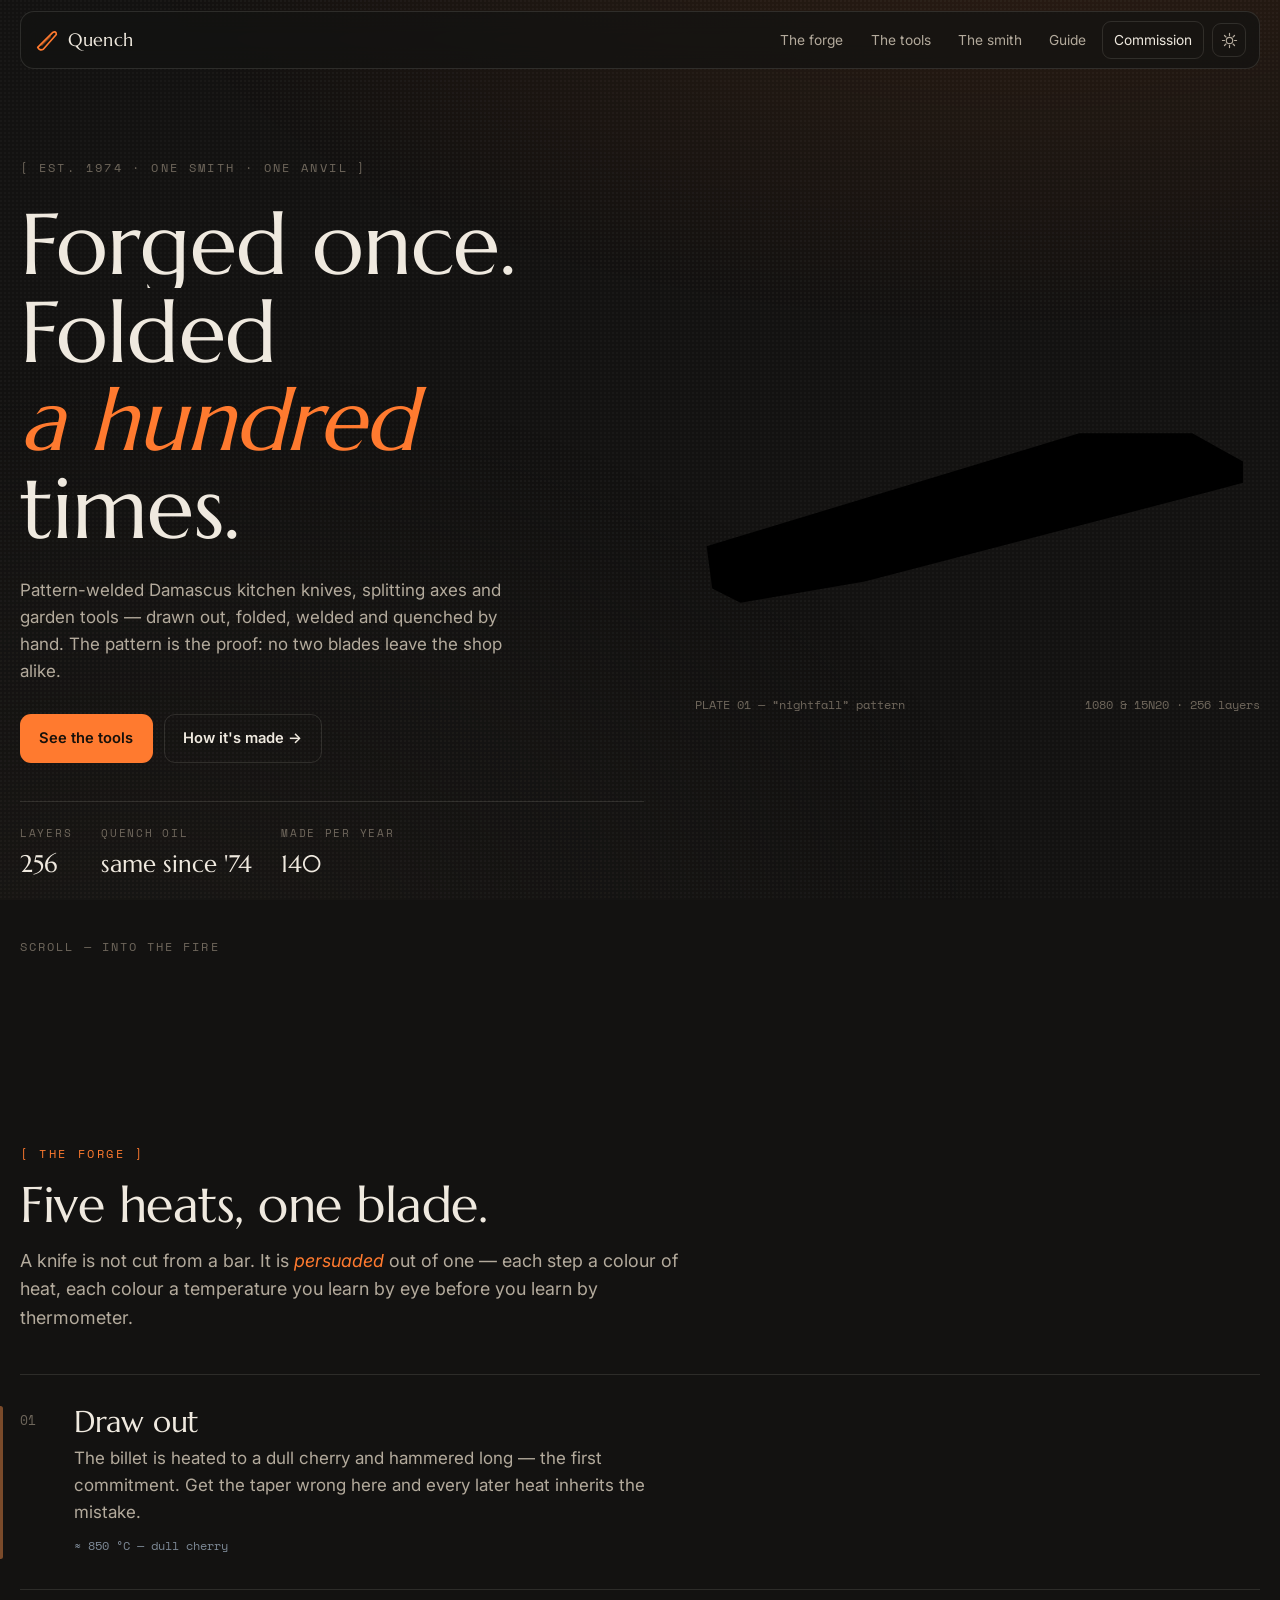
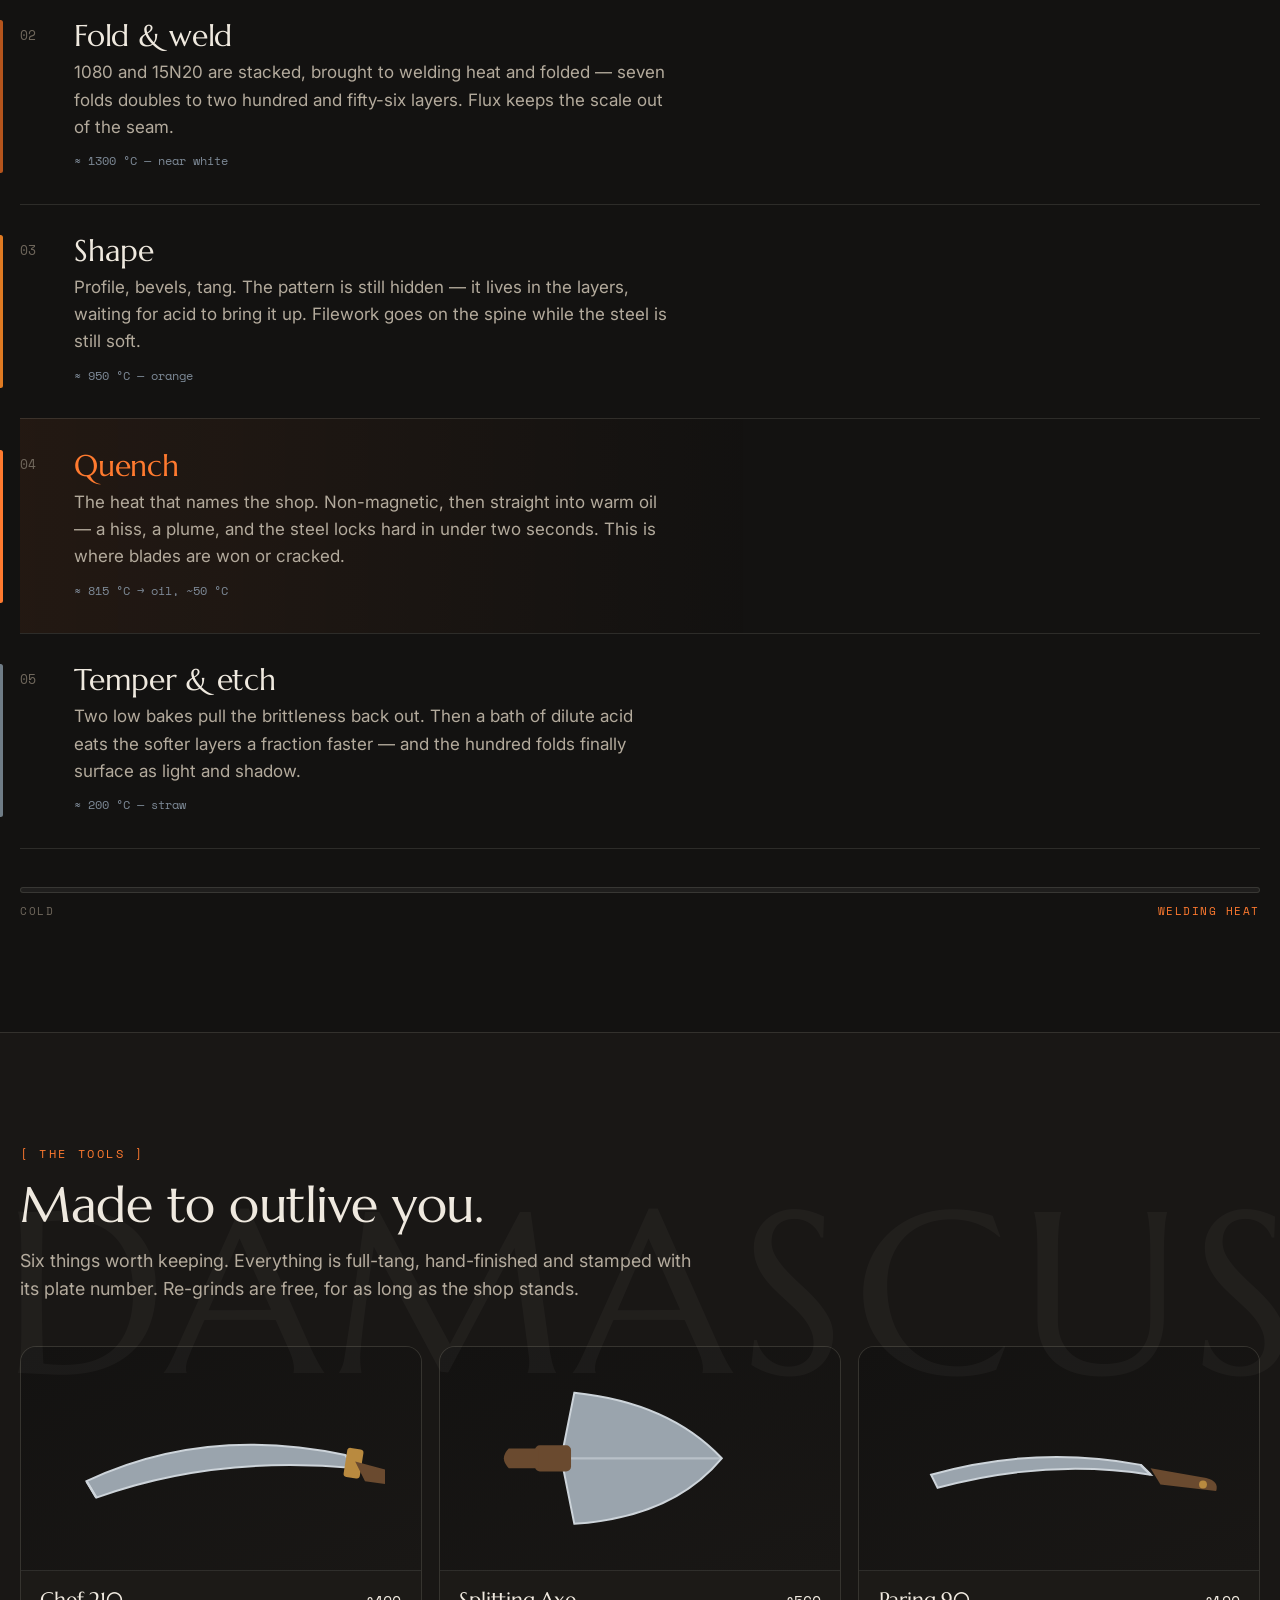
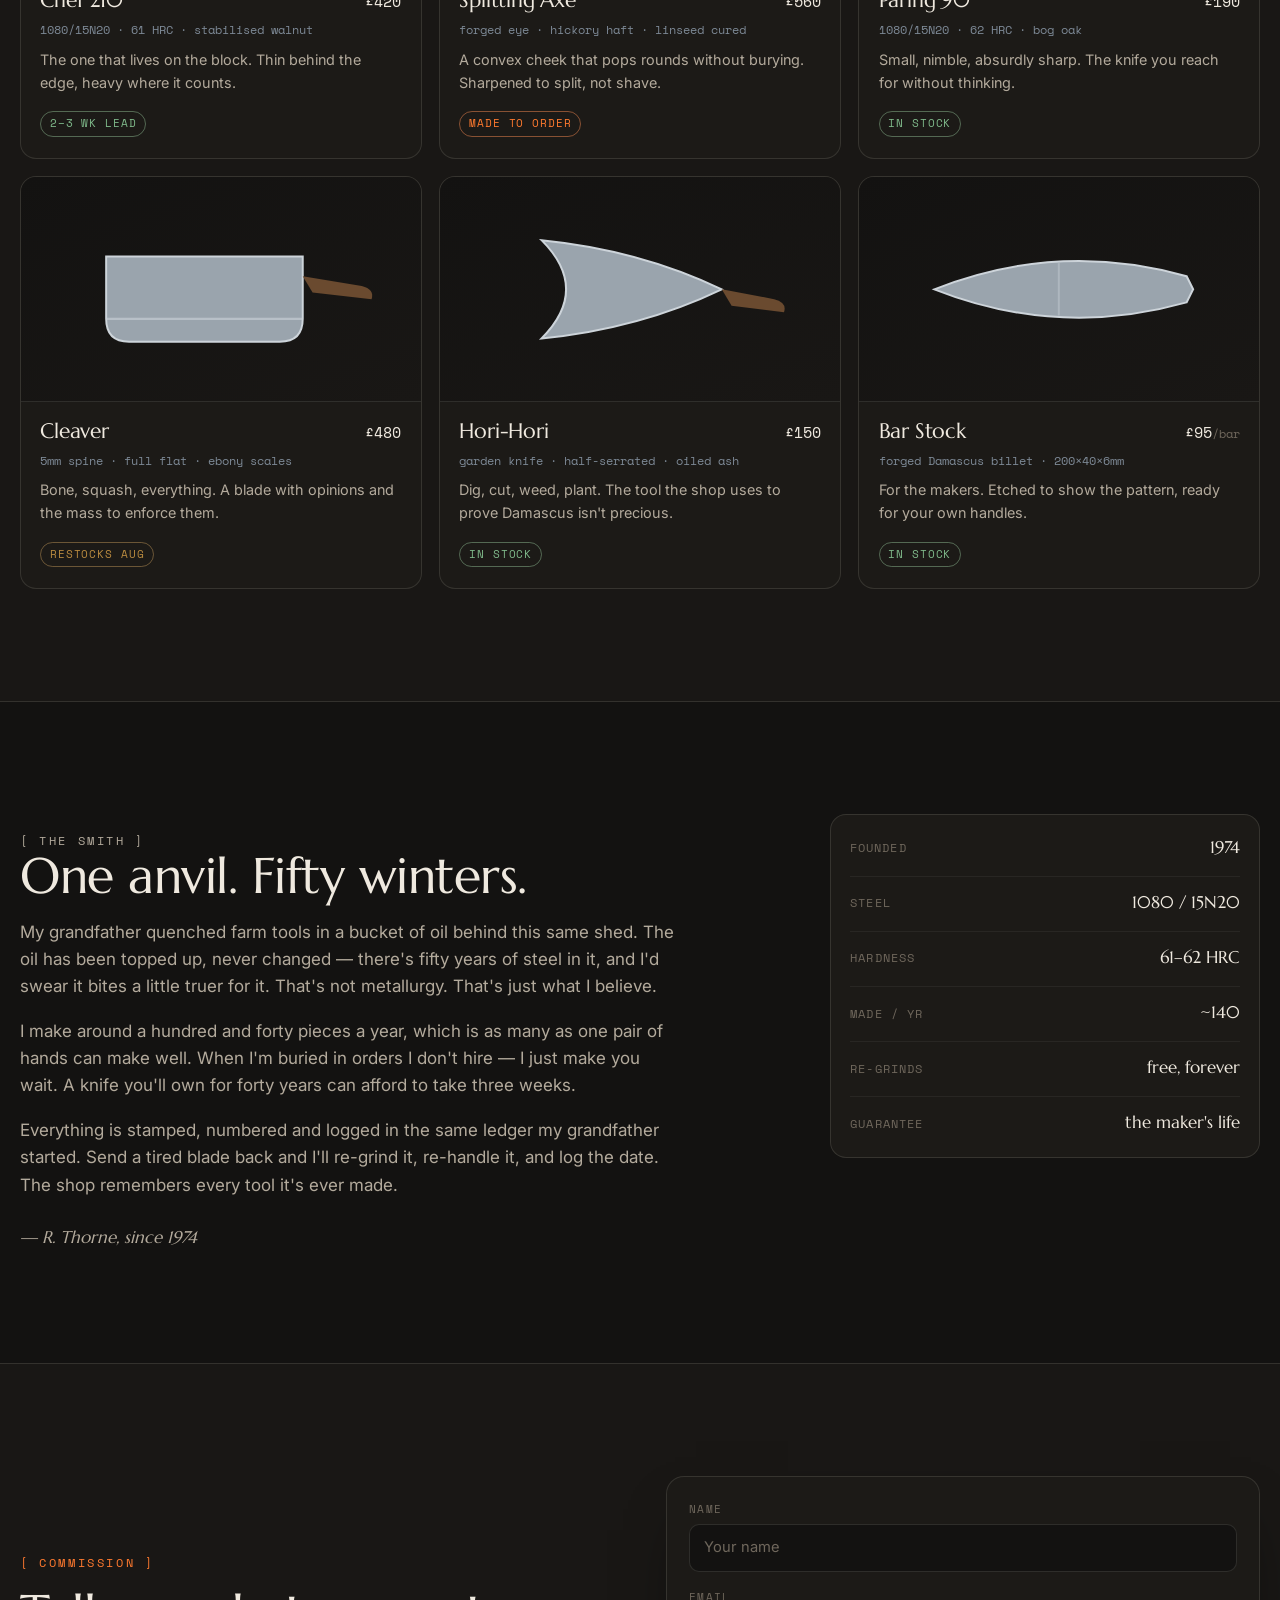
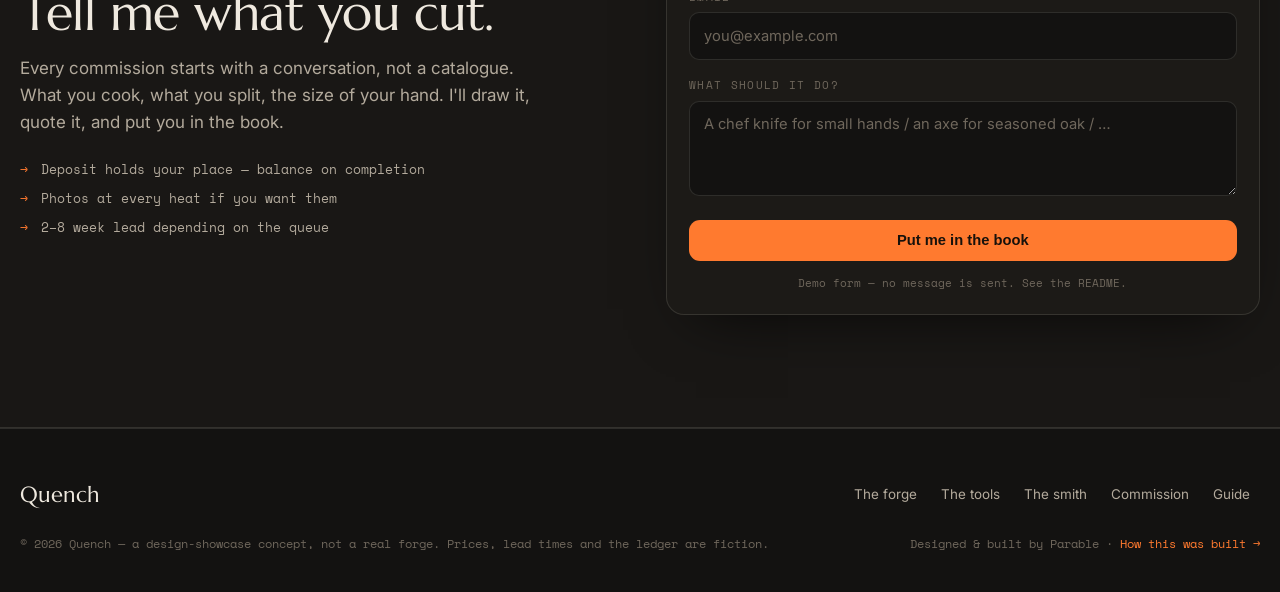
<file: index.html>
<!doctype html>
<html lang="en" data-theme="dark">
<head>
<meta charset="utf-8" />
<meta name="viewport" content="width=device-width, initial-scale=1" />
<script>
  document.documentElement.classList.add('js');
  try { var t = localStorage.getItem('quench-theme'); if (t) document.documentElement.dataset.theme = t; } catch (e) {}
</script>
<title>Quench — hand-forged blades &amp; heritage tools</title>
<meta name="description" content="Quench is a one-smith forge making Damascus kitchen knives, splitting axes and garden tools by hand. Pattern-welded steel, no two alike, quenched in the same oil since 1974." />
<meta name="theme-color" content="#131211" />
<meta name="color-scheme" content="dark light" />
<meta property="og:title" content="Quench — hand-forged blades &amp; heritage tools" />
<meta property="og:description" content="Pattern-welded Damascus, forged one at a time. No two alike. Quenched in the same oil since 1974." />
<link rel="preconnect" href="https://fonts.googleapis.com" />
<link rel="preconnect" href="https://fonts.gstatic.com" crossorigin />
<link href="https://fonts.googleapis.com/css2?family=Marcellus&family=Inter:wght@400;500;600&family=Space+Mono:wght@400;700&display=swap" rel="stylesheet" />
<link rel="stylesheet" href="./styles.css" />
</head>
<body>
<div class="film" aria-hidden="true"></div>
<a class="skip" href="#main">Skip to content</a>

<header class="nav">
  <a class="brand" href="./" aria-label="Quench home">
    <svg class="brand-mark" viewBox="0 0 28 28" aria-hidden="true" focusable="false">
      <path d="M4 22 L20 6 Q24 4 24 8 L10 24 Q6 26 4 22 Z" fill="none" stroke="currentColor" stroke-width="1.8" stroke-linejoin="round"/>
      <path d="M8 20 L18 10" stroke="currentColor" stroke-width="1.2" opacity=".5"/>
    </svg>
    <span class="brand-word">Quench</span>
  </a>
  <nav class="nav-links" aria-label="Primary">
    <a href="#forge">The forge</a>
    <a href="#tools">The tools</a>
    <a href="#smith">The smith</a>
    <a href="./guide/">Guide</a>
    <a class="nav-cta" href="#commission">Commission</a>
    <button id="themeBtn" class="theme-btn" type="button" aria-pressed="true" aria-label="Switch to light mode" title="Toggle light / dark">
      <svg class="ico-sun" viewBox="0 0 24 24" aria-hidden="true"><circle cx="12" cy="12" r="4.5"/><g stroke-linecap="round"><path d="M12 2v3M12 19v3M2 12h3M19 12h3M4.9 4.9l2.1 2.1M17 17l2.1 2.1M19.1 4.9L17 7M7 17l-2.1 2.1"/></g></svg>
      <svg class="ico-moon" viewBox="0 0 24 24" aria-hidden="true"><path d="M20 14.5A8 8 0 1 1 9.5 4a6.5 6.5 0 0 0 10.5 10.5Z"/></svg>
    </button>
  </nav>
</header>

<main id="main">

  <!-- ============ hero — Damascus blade shader ============ -->
  <section class="hero" aria-labelledby="hero-title">
    <div class="hero-grid">
      <div class="hero-copy">
        <p class="eyebrow mono">[ Est. 1974 · one smith · one anvil ]</p>
        <h1 id="hero-title" class="hero-title">
          <span class="line"><span>Forged once.</span></span>
          <span class="line"><span>Folded <em>a&nbsp;hundred</em></span></span>
          <span class="line"><span>times.</span></span>
        </h1>
        <p class="hero-sub">Pattern-welded Damascus kitchen knives, splitting axes and garden tools —
          drawn out, folded, welded and quenched by hand. The pattern is the proof: no two blades
          leave the shop alike.</p>
        <div class="hero-actions">
          <a class="btn btn-primary" href="#tools">See the tools</a>
          <a class="btn btn-ghost" href="#forge">How it's made →</a>
        </div>
        <dl class="hero-facts">
          <div><dt class="mono">Layers</dt><dd><span class="c-num" data-to="256">0</span></dd></div>
          <div><dt class="mono">Quench oil</dt><dd>same since '74</dd></div>
          <div><dt class="mono">Made per year</dt><dd><span class="c-num" data-to="140">0</span></dd></div>
        </dl>
      </div>

      <figure class="blade-fig" aria-labelledby="blade-cap">
        <div class="blade-clip">
          <canvas id="damascus" class="damascus" aria-hidden="true"></canvas>
          <div class="blade-noise" aria-hidden="true"></div>
        </div>
        <span class="blade-edge" aria-hidden="true"></span>
        <figcaption id="blade-cap" class="blade-cap mono">
          <span>PLATE 01 — “nightfall” pattern</span>
          <span>1080 &amp; 15N20 · 256 layers</span>
        </figcaption>
      </figure>
    </div>
    <p class="hero-scroll mono" aria-hidden="true">scroll — into the fire</p>
  </section>

  <!-- ============ the forge — process steps ============ -->
  <section id="forge" class="forge">
    <div class="wrap">
      <div class="sec-head">
        <p class="kicker mono reveal">[ The forge ]</p>
        <h2 class="reveal">Five heats, one blade.</h2>
        <p class="lede reveal">A knife is not cut from a bar. It is <em>persuaded</em> out of one —
          each step a colour of heat, each colour a temperature you learn by eye before you learn by
          thermometer.</p>
      </div>

      <ol class="steps" id="steps">
        <li class="step reveal" data-heat="#7a4a2a">
          <span class="step-no mono">01</span>
          <div class="step-body">
            <h3>Draw out</h3>
            <p>The billet is heated to a dull cherry and hammered long — the first commitment. Get the
              taper wrong here and every later heat inherits the mistake.</p>
            <span class="step-heat mono">≈ 850 °C — dull cherry</span>
          </div>
        </li>
        <li class="step reveal" data-heat="#b5541c">
          <span class="step-no mono">02</span>
          <div class="step-body">
            <h3>Fold &amp; weld</h3>
            <p>1080 and 15N20 are stacked, brought to welding heat and folded — seven folds doubles to
              two hundred and fifty-six layers. Flux keeps the scale out of the seam.</p>
            <span class="step-heat mono">≈ 1300 °C — near white</span>
          </div>
        </li>
        <li class="step reveal" data-heat="#e07a22">
          <span class="step-no mono">03</span>
          <div class="step-body">
            <h3>Shape</h3>
            <p>Profile, bevels, tang. The pattern is still hidden — it lives in the layers, waiting for
              acid to bring it up. Filework goes on the spine while the steel is still soft.</p>
            <span class="step-heat mono">≈ 950 °C — orange</span>
          </div>
        </li>
        <li class="step reveal step--quench" data-heat="#ff7a2f">
          <span class="step-no mono">04</span>
          <div class="step-body">
            <h3>Quench</h3>
            <p>The heat that names the shop. Non-magnetic, then straight into warm oil — a hiss, a
              plume, and the steel locks hard in under two seconds. This is where blades are won or cracked.</p>
            <span class="step-heat mono">≈ 815 °C → oil, ~50 °C</span>
          </div>
        </li>
        <li class="step reveal" data-heat="#6f7c86">
          <span class="step-no mono">05</span>
          <div class="step-body">
            <h3>Temper &amp; etch</h3>
            <p>Two low bakes pull the brittleness back out. Then a bath of dilute acid eats the softer
              layers a fraction faster — and the hundred folds finally surface as light and shadow.</p>
            <span class="step-heat mono">≈ 200 °C — straw</span>
          </div>
        </li>
      </ol>

      <div class="heat-rail" aria-hidden="true">
        <div class="heat-bar"><i id="heatFill"></i></div>
        <span class="heat-lbl mono">cold</span>
        <span class="heat-lbl heat-lbl--hot mono">welding heat</span>
      </div>
    </div>
  </section>

  <!-- ============ the tools — catalog ============ -->
  <section id="tools" class="tools">
    <span class="wm" aria-hidden="true">DAMASCUS</span>
    <div class="wrap">
      <div class="sec-head">
        <p class="kicker mono reveal">[ The tools ]</p>
        <h2 class="reveal">Made to outlive you.</h2>
        <p class="lede reveal">Six things worth keeping. Everything is full-tang, hand-finished and
          stamped with its plate number. Re-grinds are free, for as long as the shop stands.</p>
      </div>

      <div class="tool-grid">
        <article class="tool reveal">
          <div class="tool-art"><svg viewBox="0 0 200 120" aria-hidden="true" focusable="false">
            <path class="pat" d="M18 74 Q90 40 176 58 L182 66 Q96 58 24 84 Z"/>
            <path d="M176 58 L182 66 M18 74 L24 84" stroke="var(--edge)" stroke-width="1.5" fill="none"/>
            <rect x="176" y="54" width="10" height="18" rx="2" transform="rotate(9 181 63)" fill="var(--brass)"/>
            <path d="M182 62 L212 70 Q220 72 218 78 L188 74 Z" fill="var(--handle)"/>
          </svg></div>
          <div class="tool-info">
            <div class="tool-top"><h3>Chef 210</h3><span class="tool-price mono">£420</span></div>
            <p class="tool-spec mono">1080/15N20 · 61 HRC · stabilised walnut</p>
            <p class="tool-note">The one that lives on the block. Thin behind the edge, heavy where it counts.</p>
            <span class="tool-tag tag--ok mono">2–3 wk lead</span>
          </div>
        </article>

        <article class="tool reveal">
          <div class="tool-art"><svg viewBox="0 0 200 120" aria-hidden="true" focusable="false">
            <path class="pat" d="M60 20 Q118 26 150 60 Q120 96 60 100 L52 60 Z"/>
            <path d="M52 60 L150 60" stroke="var(--edge)" stroke-width="1.4" opacity=".6"/>
            <rect x="36" y="52" width="22" height="16" rx="3" fill="var(--handle)"/>
            <path d="M20 54 L38 54 L38 66 L20 66 Q14 60 20 54 Z" fill="var(--handle)"/>
          </svg></div>
          <div class="tool-info">
            <div class="tool-top"><h3>Splitting Axe</h3><span class="tool-price mono">£560</span></div>
            <p class="tool-spec mono">forged eye · hickory haft · linseed cured</p>
            <p class="tool-note">A convex cheek that pops rounds without burying. Sharpened to split, not shave.</p>
            <span class="tool-tag tag--low mono">made to order</span>
          </div>
        </article>

        <article class="tool reveal">
          <div class="tool-art"><svg viewBox="0 0 200 120" aria-hidden="true" focusable="false">
            <path class="pat" d="M22 70 Q86 52 150 64 L156 70 Q92 60 26 78 Z"/>
            <path d="M150 64 L156 70" stroke="var(--edge)" stroke-width="1.4" fill="none"/>
            <path d="M156 66 L190 72 Q198 74 196 80 L162 76 Z" fill="var(--handle)"/>
            <circle cx="188" cy="76" r="2.4" fill="var(--brass)"/>
          </svg></div>
          <div class="tool-info">
            <div class="tool-top"><h3>Paring 90</h3><span class="tool-price mono">£190</span></div>
            <p class="tool-spec mono">1080/15N20 · 62 HRC · bog oak</p>
            <p class="tool-note">Small, nimble, absurdly sharp. The knife you reach for without thinking.</p>
            <span class="tool-tag tag--ok mono">in stock</span>
          </div>
        </article>

        <article class="tool reveal">
          <div class="tool-art"><svg viewBox="0 0 200 120" aria-hidden="true" focusable="false">
            <path class="pat" d="M30 40 L150 40 L150 78 Q150 92 136 92 L44 92 Q30 92 30 78 Z"/>
            <path d="M30 78 L150 78" stroke="var(--edge)" stroke-width="1.4" opacity=".6"/>
            <path d="M150 52 L186 58 Q194 60 192 66 L156 62 Z" fill="var(--handle)"/>
          </svg></div>
          <div class="tool-info">
            <div class="tool-top"><h3>Cleaver</h3><span class="tool-price mono">£480</span></div>
            <p class="tool-spec mono">5mm spine · full flat · ebony scales</p>
            <p class="tool-note">Bone, squash, everything. A blade with opinions and the mass to enforce them.</p>
            <span class="tool-tag tag--soon mono">restocks aug</span>
          </div>
        </article>

        <article class="tool reveal">
          <div class="tool-art"><svg viewBox="0 0 200 120" aria-hidden="true" focusable="false">
            <path class="pat" d="M40 30 Q70 60 40 90 Q100 84 150 60 Q100 36 40 30 Z"/>
            <path d="M150 60 L182 66 Q190 68 188 74 L156 70 Z" fill="var(--handle)"/>
          </svg></div>
          <div class="tool-info">
            <div class="tool-top"><h3>Hori-Hori</h3><span class="tool-price mono">£150</span></div>
            <p class="tool-spec mono">garden knife · half-serrated · oiled ash</p>
            <p class="tool-note">Dig, cut, weed, plant. The tool the shop uses to prove Damascus isn't precious.</p>
            <span class="tool-tag tag--ok mono">in stock</span>
          </div>
        </article>

        <article class="tool reveal">
          <div class="tool-art"><svg viewBox="0 0 200 120" aria-hidden="true" focusable="false">
            <path class="pat" d="M24 60 Q100 30 178 52 L182 60 L178 68 Q100 90 24 60 Z"/>
            <path d="M100 44 L100 76" stroke="var(--edge)" stroke-width="1.2" opacity=".4"/>
          </svg></div>
          <div class="tool-info">
            <div class="tool-top"><h3>Bar Stock</h3><span class="tool-price mono">£95<span class="mono">/bar</span></span></div>
            <p class="tool-spec mono">forged Damascus billet · 200×40×6mm</p>
            <p class="tool-note">For the makers. Etched to show the pattern, ready for your own handles.</p>
            <span class="tool-tag tag--ok mono">in stock</span>
          </div>
        </article>
      </div>
    </div>
  </section>

  <!-- ============ the smith — story ============ -->
  <section id="smith" class="smith">
    <div class="wrap smith-grid">
      <div class="smith-copy">
        <p class="kicker mono reveal">[ The smith ]</p>
        <h2 class="reveal">One anvil. Fifty&nbsp;winters.</h2>
        <p class="reveal">My grandfather quenched farm tools in a bucket of oil behind this same shed.
          The oil has been topped up, never changed — there's fifty years of steel in it, and I'd swear
          it bites a little truer for it. That's not metallurgy. That's just what I believe.</p>
        <p class="reveal">I make around a hundred and forty pieces a year, which is as many as one pair of
          hands can make well. When I'm buried in orders I don't hire — I just make you wait. A knife
          you'll own for forty years can afford to take three weeks.</p>
        <p class="reveal">Everything is stamped, numbered and logged in the same ledger my grandfather
          started. Send a tired blade back and I'll re-grind it, re-handle it, and log the date. The
          shop remembers every tool it's ever made.</p>
        <p class="smith-sign">— R. Thorne, since 1974</p>
      </div>
      <aside class="smith-card reveal" aria-label="Shop facts">
        <div class="sc-row"><span class="mono">Founded</span><span>1974</span></div>
        <div class="sc-row"><span class="mono">Steel</span><span>1080 / 15N20</span></div>
        <div class="sc-row"><span class="mono">Hardness</span><span>61–62 HRC</span></div>
        <div class="sc-row"><span class="mono">Made / yr</span><span>~140</span></div>
        <div class="sc-row"><span class="mono">Re-grinds</span><span>free, forever</span></div>
        <div class="sc-row"><span class="mono">Guarantee</span><span>the maker's life</span></div>
      </aside>
    </div>
  </section>

  <!-- ============ commission ============ -->
  <section id="commission" class="commission">
    <div class="wrap comm-grid">
      <div class="comm-info">
        <p class="kicker kicker--fire mono reveal">[ Commission ]</p>
        <h2 class="reveal">Tell me what you cut.</h2>
        <p class="comm-sub reveal">Every commission starts with a conversation, not a catalogue. What
          you cook, what you split, the size of your hand. I'll draw it, quote it, and put you in the book.</p>
        <ul class="comm-list mono">
          <li>Deposit holds your place — balance on completion</li>
          <li>Photos at every heat if you want them</li>
          <li>2–8 week lead depending on the queue</li>
        </ul>
      </div>
      <div class="comm-form reveal" aria-live="polite">
        <form id="commForm" novalidate>
          <div class="field">
            <label class="mono" for="cName">Name</label>
            <input id="cName" name="name" type="text" required autocomplete="name" placeholder="Your name" />
          </div>
          <div class="field">
            <label class="mono" for="cEmail">Email</label>
            <input id="cEmail" name="email" type="email" required autocomplete="email" placeholder="you@example.com" />
          </div>
          <div class="field">
            <label class="mono" for="cWhat">What should it do?</label>
            <textarea id="cWhat" name="what" rows="3" placeholder="A chef knife for small hands / an axe for seasoned oak / …"></textarea>
          </div>
          <button class="btn btn-primary btn-block" type="submit">Put me in the book</button>
          <p class="comm-fine mono" id="commFine">Demo form — no message is sent. See the README.</p>
        </form>
      </div>
    </div>
  </section>

</main>

<footer class="footer">
  <div class="wrap foot-top">
    <span class="foot-brand">Quench</span>
    <nav class="foot-links" aria-label="Footer">
      <a href="#forge">The forge</a><a href="#tools">The tools</a><a href="#smith">The smith</a><a href="#commission">Commission</a><a href="./guide/">Guide</a>
    </nav>
  </div>
  <div class="wrap foot-bottom mono">
    <span>© 2026 Quench — a design-showcase concept, not a real forge. Prices, lead times and the ledger are fiction.</span>
    <span>Designed &amp; built by Parable · <a href="./guide/">How this was built →</a></span>
  </div>
</footer>

<script src="./main.js" defer></script>
</body>
</html>
</file>
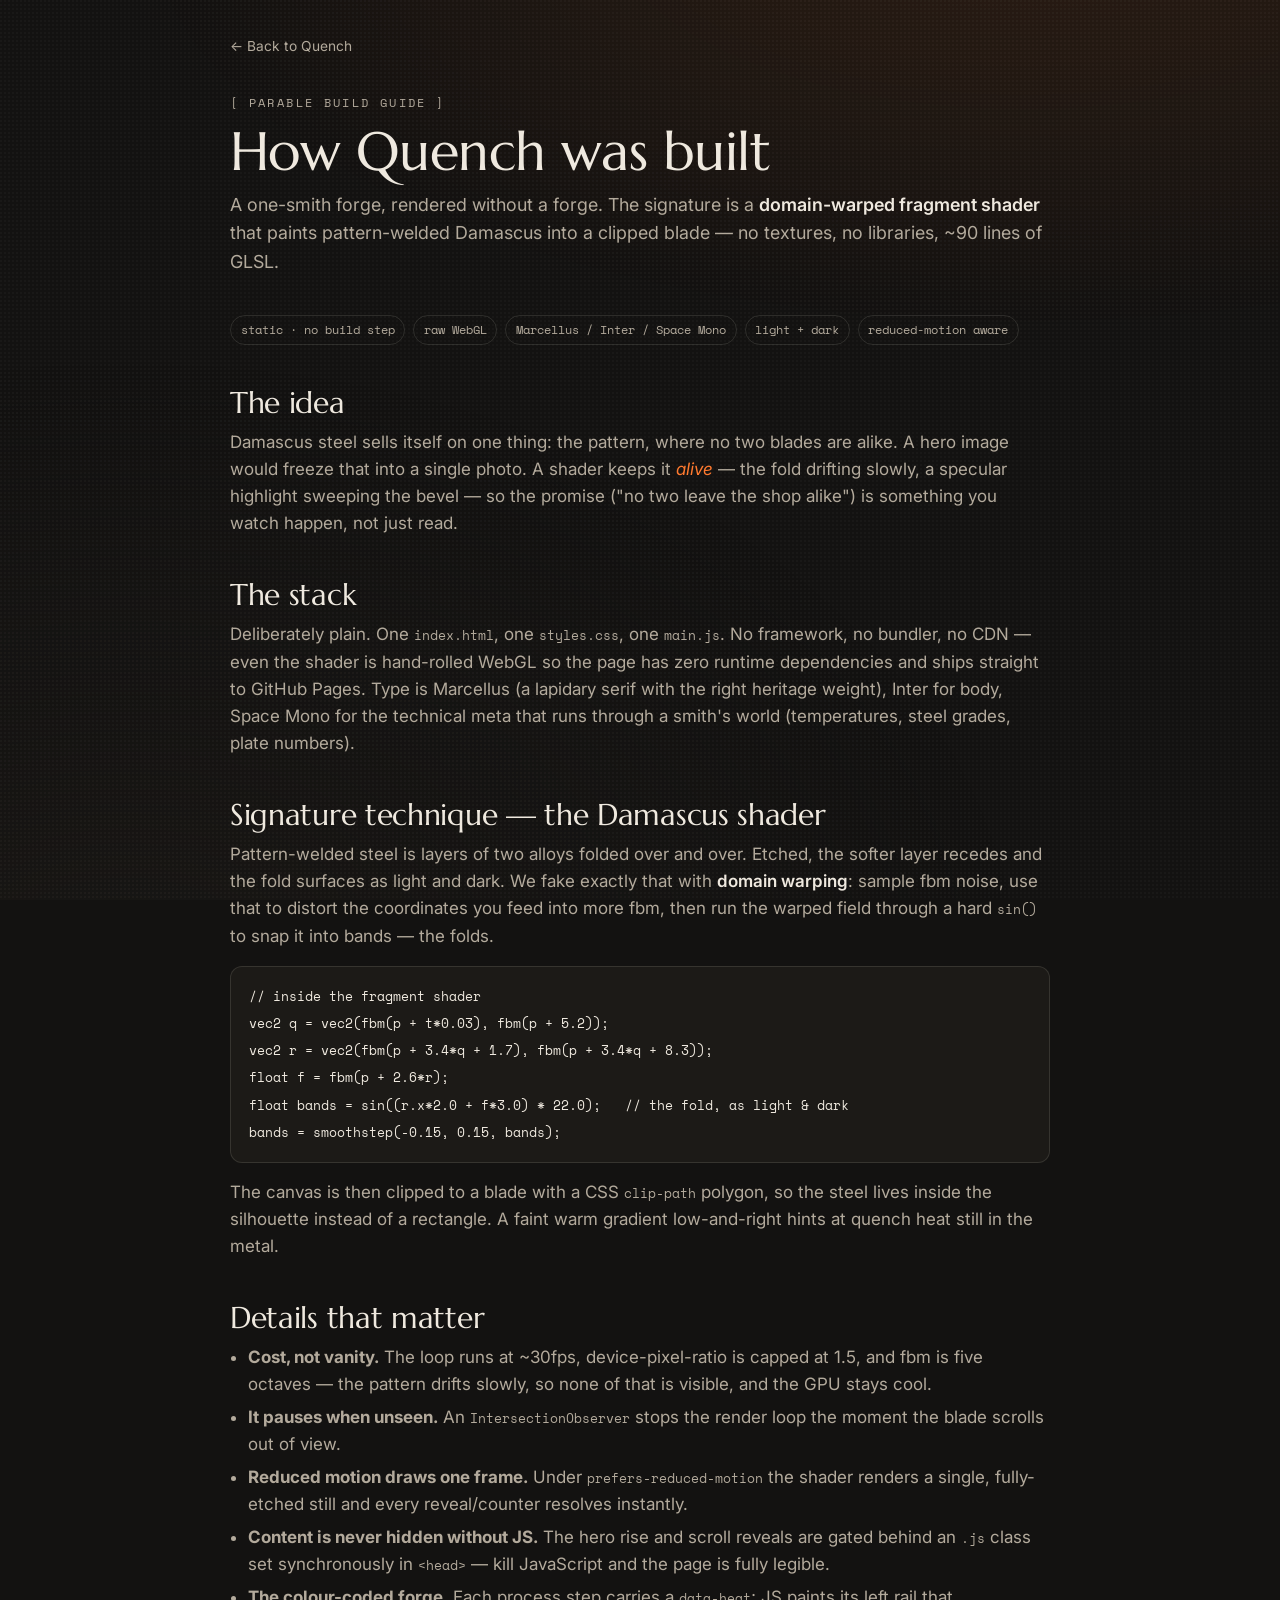
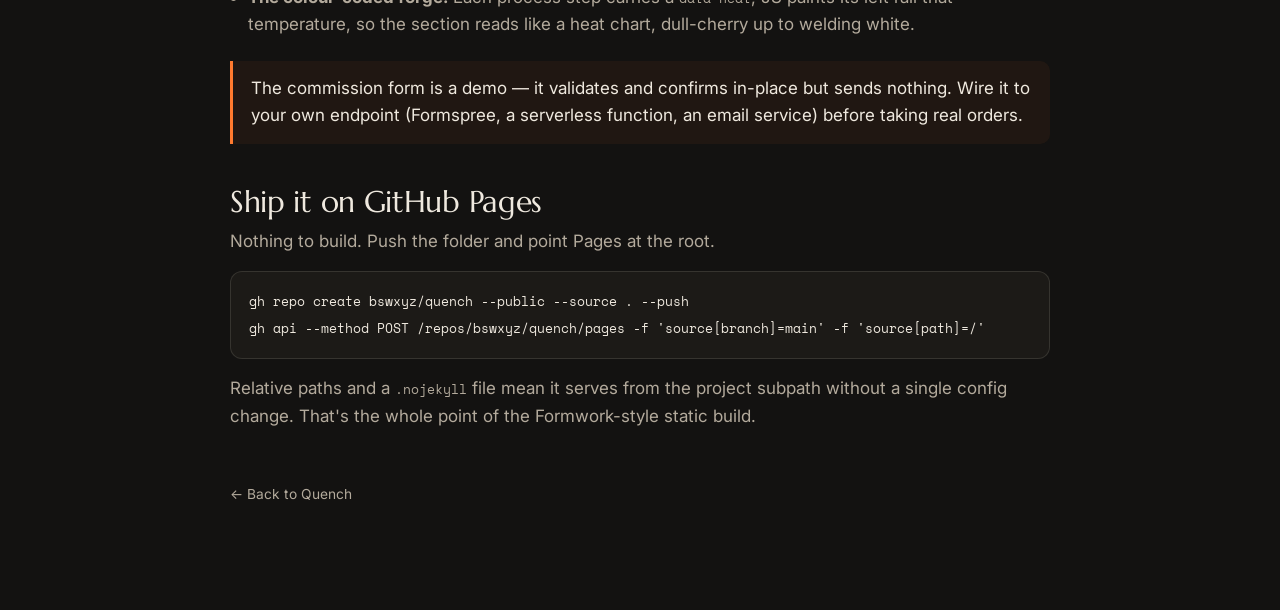
<file: guide/index.html>
<!doctype html>
<html lang="en" data-theme="dark">
<head>
<meta charset="utf-8" />
<meta name="viewport" content="width=device-width, initial-scale=1" />
<script>
  document.documentElement.classList.add('js');
  try { var t = localStorage.getItem('quench-theme'); if (t) document.documentElement.dataset.theme = t; } catch (e) {}
</script>
<title>How Quench was built — Parable build guide</title>
<meta name="description" content="A build guide for Quench: the idea, the stack, the raw-WebGL Damascus domain-warp shader, the details that matter, and how to ship it on GitHub Pages." />
<meta name="robots" content="index,follow" />
<link rel="preconnect" href="https://fonts.googleapis.com" />
<link rel="preconnect" href="https://fonts.gstatic.com" crossorigin />
<link href="https://fonts.googleapis.com/css2?family=Marcellus&family=Inter:wght@400;500;600&family=Space+Mono:wght@400;700&display=swap" rel="stylesheet" />
<link rel="stylesheet" href="../styles.css" />
<style>
  .doc { width: min(100% - 2.4rem, 820px); margin: 2rem auto 5rem; }
  .doc-back { display: inline-flex; align-items: center; gap: .4rem; color: var(--dim); text-decoration: none; font-size: .86rem; margin-bottom: 1.6rem; }
  .doc-back:hover { color: var(--ink); }
  .doc h1 { font-size: clamp(2.2rem, 5vw, 3.4rem); margin: .4rem 0 .3rem; }
  .doc .lede { margin-bottom: 2.4rem; }
  .doc h2 { font-size: clamp(1.4rem, 3vw, 1.9rem); margin: 2.6rem 0 .6rem; }
  .doc p { color: var(--dim); margin: .7rem 0; }
  .doc p strong { color: var(--ink); font-weight: 600; }
  .doc ul { color: var(--dim); padding-left: 1.1rem; margin: .7rem 0; }
  .doc li { margin: .35rem 0; }
  .doc a.inl { color: var(--accent); }
  pre { background: var(--panel); border: 1px solid var(--line); border-radius: 12px; padding: 1rem 1.1rem; overflow-x: auto; margin: 1rem 0; }
  code { font-family: var(--font-m); font-size: .82rem; }
  pre code { color: var(--ink); line-height: 1.6; }
  .tag-row { display: flex; flex-wrap: wrap; gap: .5rem; margin: 1.2rem 0; }
  .tag-row span { font-family: var(--font-m); font-size: .72rem; padding: .3rem .6rem; border: 1px solid var(--line); border-radius: 999px; color: var(--dim); }
  .callout { border-left: 3px solid var(--accent); background: color-mix(in oklab, var(--accent) 6%, transparent); padding: .9rem 1.1rem; border-radius: 0 10px 10px 0; margin: 1.4rem 0; }
  .callout p { margin: 0; color: var(--ink); }
</style>
</head>
<body>
<div class="film" aria-hidden="true"></div>
<main class="doc">
  <a class="doc-back" href="../">← Back to Quench</a>
  <p class="eyebrow mono">[ Parable build guide ]</p>
  <h1>How Quench was built</h1>
  <p class="lede">A one-smith forge, rendered without a forge. The signature is a
    <strong>domain-warped fragment shader</strong> that paints pattern-welded Damascus into a
    clipped blade — no textures, no libraries, ~90 lines of GLSL.</p>

  <div class="tag-row">
    <span>static · no build step</span><span>raw WebGL</span><span>Marcellus / Inter / Space Mono</span><span>light + dark</span><span>reduced-motion aware</span>
  </div>

  <h2>The idea</h2>
  <p>Damascus steel sells itself on one thing: the pattern, where no two blades are alike. A hero
    image would freeze that into a single photo. A shader keeps it <em>alive</em> — the fold drifting
    slowly, a specular highlight sweeping the bevel — so the promise ("no two leave the shop alike")
    is something you watch happen, not just read.</p>

  <h2>The stack</h2>
  <p>Deliberately plain. One <code>index.html</code>, one <code>styles.css</code>, one
    <code>main.js</code>. No framework, no bundler, no CDN — even the shader is hand-rolled WebGL so
    the page has zero runtime dependencies and ships straight to GitHub Pages. Type is Marcellus
    (a lapidary serif with the right heritage weight), Inter for body, Space&nbsp;Mono for the
    technical meta that runs through a smith's world (temperatures, steel grades, plate numbers).</p>

  <h2>Signature technique — the Damascus shader</h2>
  <p>Pattern-welded steel is layers of two alloys folded over and over. Etched, the softer layer
    recedes and the fold surfaces as light and dark. We fake exactly that with <strong>domain
    warping</strong>: sample fbm noise, use that to distort the coordinates you feed into more fbm,
    then run the warped field through a hard <code>sin()</code> to snap it into bands — the folds.</p>
  <pre><code>// inside the fragment shader
vec2 q = vec2(fbm(p + t*0.03), fbm(p + 5.2));
vec2 r = vec2(fbm(p + 3.4*q + 1.7), fbm(p + 3.4*q + 8.3));
float f = fbm(p + 2.6*r);
float bands = sin((r.x*2.0 + f*3.0) * 22.0);   // the fold, as light & dark
bands = smoothstep(-0.15, 0.15, bands);</code></pre>
  <p>The canvas is then clipped to a blade with a CSS <code>clip-path</code> polygon, so the steel
    lives inside the silhouette instead of a rectangle. A faint warm gradient low-and-right hints at
    quench heat still in the metal.</p>

  <h2>Details that matter</h2>
  <ul>
    <li><strong>Cost, not vanity.</strong> The loop runs at ~30fps, device-pixel-ratio is capped at
      1.5, and fbm is five octaves — the pattern drifts slowly, so none of that is visible, and the
      GPU stays cool.</li>
    <li><strong>It pauses when unseen.</strong> An <code>IntersectionObserver</code> stops the render
      loop the moment the blade scrolls out of view.</li>
    <li><strong>Reduced motion draws one frame.</strong> Under <code>prefers-reduced-motion</code>
      the shader renders a single, fully-etched still and every reveal/counter resolves instantly.</li>
    <li><strong>Content is never hidden without JS.</strong> The hero rise and scroll reveals are
      gated behind an <code>.js</code> class set synchronously in <code>&lt;head&gt;</code> — kill
      JavaScript and the page is fully legible.</li>
    <li><strong>The colour-coded forge.</strong> Each process step carries a <code>data-heat</code>;
      JS paints its left rail that temperature, so the section reads like a heat chart, dull-cherry
      up to welding white.</li>
  </ul>

  <div class="callout"><p>The commission form is a demo — it validates and confirms in-place but sends
    nothing. Wire it to your own endpoint (Formspree, a serverless function, an email service) before
    taking real orders.</p></div>

  <h2>Ship it on GitHub Pages</h2>
  <p>Nothing to build. Push the folder and point Pages at the root.</p>
  <pre><code>gh repo create bswxyz/quench --public --source . --push
gh api --method POST /repos/bswxyz/quench/pages -f 'source[branch]=main' -f 'source[path]=/'</code></pre>
  <p>Relative paths and a <code>.nojekyll</code> file mean it serves from the project subpath without
    a single config change. That's the whole point of the Formwork-style static build.</p>

  <a class="doc-back" href="../" style="margin-top:2.6rem">← Back to Quench</a>
</main>
</body>
</html>
</file>
<file: styles.css>
/* ============================================================
   QUENCH — hand-forged blades & heritage tools
   Dark = forge; light = the polished shop. Tokens flip on
   :root[data-theme]. Damascus hero is raw WebGL (main.js).
   ============================================================ */

:root {
  --max: 1240px;
  --ease: cubic-bezier(.19, 1, .22, 1);      /* expo-out — a hammer's follow-through */
  --ease-snap: cubic-bezier(.16, 1, .3, 1);
  --brass: #b98a3f;
  --ember: #ff7a2f;
  --font-d: "Marcellus", Georgia, serif;
  --font-b: "Inter", system-ui, sans-serif;
  --font-m: "Space Mono", ui-monospace, monospace;
}

/* ---- dark: the forge ---- */
:root[data-theme="dark"] {
  --bg: #131211;
  --bg-2: #191715;
  --panel: #1c1a17;
  --ink: #efe9df;
  --dim: #b3aa9c;
  --faint: #6f675c;
  --line: rgba(239, 233, 223, .12);
  --line-2: rgba(239, 233, 223, .06);
  --accent: #ff7a2f;
  --steel: #7d8996;
  --edge: #cdd4da;
  --handle: #6a4a2f;
  --pat: #9aa4ad;
  --shadow: 0 24px 60px -30px rgba(0, 0, 0, .8);
}
/* ---- light: the polished shop ---- */
:root[data-theme="light"] {
  --bg: #e9e4db;
  --bg-2: #efeae1;
  --panel: #f4f0e8;
  --ink: #201c17;
  --dim: #5f574c;
  --faint: #8c8374;
  --line: rgba(32, 28, 23, .14);
  --line-2: rgba(32, 28, 23, .07);
  --accent: #d1571b;
  --steel: #5a6672;
  --edge: #2c333a;
  --handle: #7a5636;
  --pat: #4c5660;
  --shadow: 0 24px 60px -34px rgba(60, 44, 30, .45);
}

* { box-sizing: border-box; }
html { scroll-behavior: smooth; -webkit-text-size-adjust: 100%; }
@media (prefers-reduced-motion: reduce) { html { scroll-behavior: auto; } }

body {
  margin: 0;
  background: var(--bg);
  color: var(--ink);
  font-family: var(--font-b);
  font-size: clamp(15px, 1vw + 13px, 17px);
  line-height: 1.6;
  -webkit-font-smoothing: antialiased;
  overflow-x: hidden;
  transition: background .5s var(--ease), color .5s var(--ease);
}

.mono { font-family: var(--font-m); font-variant-ligatures: none; }
.wrap { width: min(100% - 2.4rem, var(--max)); margin-inline: auto; }
h1, h2, h3 { font-family: var(--font-d); font-weight: 400; line-height: 1.02; margin: 0; letter-spacing: -.01em; }
em { font-style: italic; color: var(--accent); }
a { color: inherit; }

.film {
  position: fixed; inset: 0; z-index: 0; pointer-events: none;
  background:
    radial-gradient(120% 80% at 80% -10%, color-mix(in oklab, var(--accent) 12%, transparent), transparent 60%),
    radial-gradient(100% 100% at 10% 110%, var(--bg-2), transparent 70%);
  opacity: .9;
}
.film::after {
  content: ""; position: absolute; inset: 0;
  background-image: radial-gradient(circle at 1px 1px, var(--line-2) 1px, transparent 0);
  background-size: 4px 4px; opacity: .6;
}

.skip {
  position: absolute; left: -999px; top: 8px; z-index: 100;
  background: var(--accent); color: #17110b; padding: .5rem .9rem; border-radius: 8px; font-weight: 600;
}
.skip:focus { left: 12px; }

:where(a, button, input, textarea):focus-visible {
  outline: 2px solid var(--accent); outline-offset: 3px; border-radius: 4px;
}

/* ---------- nav ---------- */
.nav {
  position: sticky; top: 0; z-index: 20;
  display: flex; align-items: center; justify-content: space-between; gap: 1rem;
  width: min(100% - 2.4rem, var(--max)); margin: .7rem auto 0;
  padding: .55rem .8rem; border: 1px solid var(--line); border-radius: 14px;
  background: color-mix(in oklab, var(--bg) 72%, transparent);
  backdrop-filter: blur(12px);
}
.brand { display: inline-flex; align-items: center; gap: .5rem; text-decoration: none; font-family: var(--font-d); font-size: 1.15rem; letter-spacing: .01em; }
.brand-mark { width: 26px; height: 26px; color: var(--accent); }
.nav-links { display: flex; align-items: center; gap: .3rem; }
.nav-links a { text-decoration: none; color: var(--dim); font-size: .86rem; padding: .45rem .7rem; border-radius: 9px; transition: color .25s, background .25s; }
.nav-links a:hover { color: var(--ink); background: var(--line-2); }
.nav-cta { color: var(--ink) !important; border: 1px solid var(--line); }
.nav-cta:hover { background: var(--accent) !important; color: #17110b !important; border-color: transparent; }
@media (max-width: 780px) { .nav-links a:not(.nav-cta) { display: none; } }

.theme-btn {
  display: inline-grid; place-items: center; width: 34px; height: 34px; margin-left: .2rem;
  border: 1px solid var(--line); border-radius: 9px; background: transparent; color: var(--dim); cursor: pointer;
  transition: color .25s, border-color .25s, transform .2s;
}
.theme-btn:hover { color: var(--ink); border-color: var(--accent); }
.theme-btn:active { transform: scale(.92); }
.theme-btn svg { width: 17px; height: 17px; fill: none; stroke: currentColor; stroke-width: 1.7; }
:root[data-theme="dark"] .ico-sun { display: block; }
:root[data-theme="dark"] .ico-moon { display: none; }
:root[data-theme="light"] .ico-sun { display: none; }
:root[data-theme="light"] .ico-moon { display: block; }

/* ---------- buttons ---------- */
.btn {
  display: inline-flex; align-items: center; gap: .4rem; text-decoration: none;
  padding: .72rem 1.15rem; border-radius: 11px; font-weight: 600; font-size: .92rem;
  border: 1px solid transparent; cursor: pointer; transition: transform .2s var(--ease-snap), background .25s, border-color .25s, color .25s;
}
.btn-primary { background: var(--accent); color: #17110b; }
.btn-primary:hover { transform: translateY(-2px); box-shadow: 0 12px 26px -14px var(--accent); }
.btn-ghost { border-color: var(--line); color: var(--ink); }
.btn-ghost:hover { border-color: var(--accent); color: var(--accent); }
.btn-block { width: 100%; justify-content: center; }

/* ---------- section scaffolding ---------- */
main { position: relative; z-index: 1; }
section { position: relative; }
.sec-head { max-width: 62ch; margin-bottom: 2.6rem; }
.kicker { color: var(--accent); font-size: .74rem; letter-spacing: .22em; text-transform: uppercase; margin: 0 0 1rem; }
.eyebrow { color: var(--faint); font-size: .74rem; letter-spacing: .2em; text-transform: uppercase; margin: 0 0 1.4rem; }
h2 { font-size: clamp(2rem, 4vw, 3.1rem); }
.lede { color: var(--dim); font-size: clamp(1rem, 1.4vw, 1.14rem); margin: 1rem 0 0; }
.wm {
  position: absolute; top: 6%; right: -2%; z-index: 0; pointer-events: none; user-select: none;
  font-family: var(--font-d); font-size: clamp(5rem, 18vw, 15rem); color: var(--ink); opacity: .035; letter-spacing: .04em;
}

/* ---------- hero ---------- */
.hero { padding: clamp(3rem, 7vw, 6rem) 0 clamp(3rem, 6vw, 5rem); width: min(100% - 2.4rem, var(--max)); margin-inline: auto; }
.hero-grid { display: grid; grid-template-columns: 1.05fr .95fr; gap: clamp(1.5rem, 4vw, 3.5rem); align-items: center; }
@media (max-width: 900px) { .hero-grid { grid-template-columns: 1fr; } }

.hero-title { font-size: clamp(2.7rem, 7.5vw, 5.4rem); margin: .2rem 0 0; }
.hero-title .line { display: block; overflow: hidden; }
.hero-title .line > span { display: block; }
.js .hero-title .line > span { transform: translateY(110%); }
.js .hero.loaded .hero-title .line > span { animation: rise .95s var(--ease) forwards; }
.js .hero.loaded .hero-title .line:nth-child(2) > span { animation-delay: .1s; }
.js .hero.loaded .hero-title .line:nth-child(3) > span { animation-delay: .2s; }
@keyframes rise { to { transform: translateY(0); } }

.hero-sub { color: var(--dim); max-width: 46ch; margin: 1.5rem 0 0; }
.hero-actions { display: flex; flex-wrap: wrap; gap: .7rem; margin: 1.8rem 0 0; }
.hero-facts { display: flex; flex-wrap: wrap; gap: 1.8rem; margin: 2.4rem 0 0; padding-top: 1.4rem; border-top: 1px solid var(--line); }
.hero-facts div { display: flex; flex-direction: column; gap: .2rem; }
.hero-facts dt { font-size: .68rem; letter-spacing: .16em; text-transform: uppercase; color: var(--faint); }
.hero-facts dd { margin: 0; font-family: var(--font-d); font-size: 1.5rem; }

/* blade figure — canvas clipped to a blade */
.blade-fig { position: relative; margin: 0; }
.blade-clip {
  position: relative; aspect-ratio: 16 / 10; width: 100%;
  clip-path: polygon(2% 62%, 68% 30%, 88% 30%, 97% 38%, 97% 44%, 90% 47%, 30% 72%, 8% 78%, 3% 74%);
  background: #14110d; box-shadow: var(--shadow);
}
.damascus { position: absolute; inset: 0; width: 100%; height: 100%; display: block; }
.blade-noise {
  position: absolute; inset: 0; mix-blend-mode: overlay; opacity: .5;
  background-image: radial-gradient(circle at 1px 1px, rgba(255,255,255,.14) 1px, transparent 0);
  background-size: 3px 3px;
}
.blade-edge {
  position: absolute; left: 2%; right: 3%; top: 62%; height: 2px; pointer-events: none;
  background: linear-gradient(90deg, transparent, color-mix(in oklab, var(--edge) 70%, transparent) 30%, var(--edge) 80%, transparent);
  transform: rotate(-11.5deg); transform-origin: left; opacity: .0;
}
.js .blade-fig.lit .blade-edge { animation: sheen 3.4s var(--ease) 1s; }
@keyframes sheen { 0% { opacity: 0; } 40% { opacity: .9; } 100% { opacity: .25; } }
.blade-cap { display: flex; justify-content: space-between; gap: 1rem; margin-top: 1rem; font-size: .72rem; color: var(--faint); flex-wrap: wrap; }
.hero-scroll { margin: clamp(2rem, 5vw, 3.4rem) 0 0; font-size: .72rem; letter-spacing: .18em; text-transform: uppercase; color: var(--faint); }

/* ---------- forge steps ---------- */
.forge { padding: clamp(4rem, 9vw, 7rem) 0; }
.steps { list-style: none; margin: 0; padding: 0; display: grid; gap: 0; }
.step {
  display: grid; grid-template-columns: auto 1fr auto; gap: clamp(1rem, 3vw, 2.4rem); align-items: start;
  padding: 1.9rem 0; border-top: 1px solid var(--line); position: relative;
}
.step:last-child { border-bottom: 1px solid var(--line); }
.step-no { font-size: .8rem; color: var(--faint); padding-top: .35rem; }
.step-body h3 { font-size: clamp(1.3rem, 2.6vw, 1.9rem); }
.step-body p { color: var(--dim); margin: .5rem 0 0; max-width: 54ch; }
.step-heat { display: inline-block; margin-top: .7rem; font-size: .72rem; color: var(--steel); }
.step::before {
  content: ""; position: absolute; left: -1.4rem; top: 1.9rem; width: 5px; height: 0;
  background: var(--heat, var(--accent)); border-radius: 3px; transition: height .8s var(--ease);
}
.step.is-in::before { height: calc(100% - 3.8rem); }
.step--quench .step-body h3 { color: var(--accent); }
.step--quench { background: linear-gradient(90deg, color-mix(in oklab, var(--accent) 7%, transparent), transparent 60%); }
@media (max-width: 640px) {
  .step { grid-template-columns: auto 1fr; }
  .step-heat { grid-column: 2; }
}

.heat-rail { display: grid; grid-template-columns: 1fr auto; align-items: center; gap: .6rem 1rem; margin-top: 2.4rem; }
.heat-bar { grid-column: 1 / -1; height: 6px; border-radius: 4px; overflow: hidden; background: var(--line-2); border: 1px solid var(--line); }
.heat-bar i { display: block; height: 100%; width: 0; border-radius: 4px; background: linear-gradient(90deg, #3a3d42, #7a4a2a, #b5541c, #e07a22, #ff7a2f, #ffd27a); }
.heat-lbl { font-size: .68rem; letter-spacing: .14em; text-transform: uppercase; color: var(--faint); }
.heat-lbl--hot { justify-self: end; color: var(--accent); }

/* ---------- tools ---------- */
.tools { padding: clamp(4rem, 9vw, 7rem) 0; background: var(--bg-2); border-block: 1px solid var(--line); overflow: hidden; }
.tool-grid { display: grid; grid-template-columns: repeat(3, 1fr); gap: 1.1rem; }
@media (max-width: 900px) { .tool-grid { grid-template-columns: repeat(2, 1fr); } }
@media (max-width: 560px) { .tool-grid { grid-template-columns: 1fr; } }
.tool { border: 1px solid var(--line); border-radius: 16px; background: var(--panel); overflow: hidden; transition: transform .3s var(--ease), border-color .3s; }
.tool:hover { transform: translateY(-4px); border-color: color-mix(in oklab, var(--accent) 40%, var(--line)); }
.tool-art { aspect-ratio: 16 / 9; display: grid; place-items: center; background: linear-gradient(160deg, var(--bg), var(--bg-2)); border-bottom: 1px solid var(--line); }
.tool-art svg { width: 82%; height: auto; }
.tool-art .pat { fill: var(--pat); stroke: var(--edge); stroke-width: 1.2; }
.tool-info { padding: 1.1rem 1.2rem 1.3rem; }
.tool-top { display: flex; align-items: baseline; justify-content: space-between; gap: .6rem; }
.tool-top h3 { font-size: 1.3rem; }
.tool-price { font-size: .95rem; color: var(--ink); }
.tool-price .mono { color: var(--faint); font-size: .74rem; }
.tool-spec { margin: .5rem 0 .2rem; font-size: .72rem; color: var(--steel); }
.tool-note { color: var(--dim); font-size: .9rem; margin: .5rem 0 .9rem; }
.tool-tag { display: inline-block; font-size: .68rem; letter-spacing: .08em; text-transform: uppercase; padding: .2rem .55rem; border-radius: 999px; border: 1px solid var(--line); color: var(--dim); }
.tag--ok { color: #7fb98a; border-color: color-mix(in oklab, #7fb98a 40%, var(--line)); }
.tag--low { color: var(--ember); border-color: color-mix(in oklab, var(--ember) 40%, var(--line)); }
.tag--soon { color: var(--brass); border-color: color-mix(in oklab, var(--brass) 40%, var(--line)); }

/* ---------- smith ---------- */
.smith { padding: clamp(4rem, 9vw, 7rem) 0; }
.smith-grid { display: grid; grid-template-columns: 1.5fr .85fr; gap: clamp(1.6rem, 4vw, 3.4rem); align-items: start; }
@media (max-width: 860px) { .smith-grid { grid-template-columns: 1fr; } }
.smith-copy p { color: var(--dim); margin: 1.1rem 0 0; max-width: 60ch; }
.smith-sign { font-family: var(--font-d); font-style: italic; color: var(--ink); margin-top: 1.6rem !important; }
.smith-card { border: 1px solid var(--line); border-radius: 16px; background: var(--panel); padding: .4rem 1.2rem; position: sticky; top: 5rem; }
.sc-row { display: flex; align-items: center; justify-content: space-between; gap: 1rem; padding: .85rem 0; border-bottom: 1px solid var(--line-2); }
.sc-row:last-child { border-bottom: 0; }
.sc-row .mono { font-size: .72rem; letter-spacing: .1em; text-transform: uppercase; color: var(--faint); }
.sc-row span:last-child { font-family: var(--font-d); font-size: 1.05rem; }

/* ---------- commission ---------- */
.commission { padding: clamp(4rem, 9vw, 7rem) 0; background: var(--bg-2); border-block: 1px solid var(--line); }
.comm-grid { display: grid; grid-template-columns: 1fr 1fr; gap: clamp(1.6rem, 4vw, 3.4rem); align-items: center; }
@media (max-width: 860px) { .comm-grid { grid-template-columns: 1fr; } }
.kicker--fire { color: var(--ember); }
.comm-sub { color: var(--dim); margin: 1rem 0 1.4rem; max-width: 48ch; }
.comm-list { list-style: none; margin: 0; padding: 0; display: grid; gap: .5rem; }
.comm-list li { position: relative; padding-left: 1.3rem; color: var(--dim); font-size: .82rem; }
.comm-list li::before { content: "→"; position: absolute; left: 0; color: var(--accent); }
.comm-form { border: 1px solid var(--line); border-radius: 18px; background: var(--panel); padding: 1.4rem; box-shadow: var(--shadow); }
.field { margin-bottom: 1rem; }
.field label { display: block; font-size: .7rem; letter-spacing: .12em; text-transform: uppercase; color: var(--faint); margin-bottom: .4rem; }
.field input, .field textarea {
  width: 100%; padding: .7rem .85rem; border: 1px solid var(--line); border-radius: 10px;
  background: var(--bg); color: var(--ink); font: inherit; font-size: .92rem; resize: vertical;
}
.field input::placeholder, .field textarea::placeholder { color: var(--faint); }
.comm-fine { margin: .8rem 0 0; font-size: .7rem; color: var(--faint); text-align: center; }
.comm-done { text-align: center; padding: 1.5rem .5rem; }
.comm-done strong { font-family: var(--font-d); font-weight: 400; font-size: 1.5rem; display: block; }
.comm-done .mono { display: block; margin-top: .5rem; font-size: .72rem; color: var(--faint); }

/* ---------- footer ---------- */
.footer { padding: 3rem 0 2.4rem; border-top: 1px solid var(--line); }
.foot-top { display: flex; align-items: center; justify-content: space-between; gap: 1rem; flex-wrap: wrap; padding-bottom: 1.4rem; }
.foot-brand { font-family: var(--font-d); font-size: 1.4rem; }
.foot-links { display: flex; flex-wrap: wrap; gap: .3rem; }
.foot-links a { text-decoration: none; color: var(--dim); font-size: .84rem; padding: .35rem .6rem; border-radius: 8px; }
.foot-links a:hover { color: var(--ink); background: var(--line-2); }
.foot-bottom { display: flex; justify-content: space-between; gap: 1rem; flex-wrap: wrap; font-size: .72rem; color: var(--faint); }
.foot-bottom a { color: var(--accent); text-decoration: none; }
.foot-bottom a:hover { text-decoration: underline; }

/* ---------- reveals (gated behind .js so content is never hidden without JS) ---------- */
.js .reveal { opacity: 0; transform: translateY(22px); transition: opacity .9s var(--ease), transform .9s var(--ease); }
.reveal.is-in { opacity: 1; transform: none; }

@media (prefers-reduced-motion: reduce) {
  .reveal { opacity: 1 !important; transform: none !important; transition: none; }
  .hero-title .line > span { transform: none !important; animation: none !important; }
  .step::before { transition: none; }
  .blade-edge { animation: none !important; }
  * { scroll-behavior: auto !important; }
}
</file>
